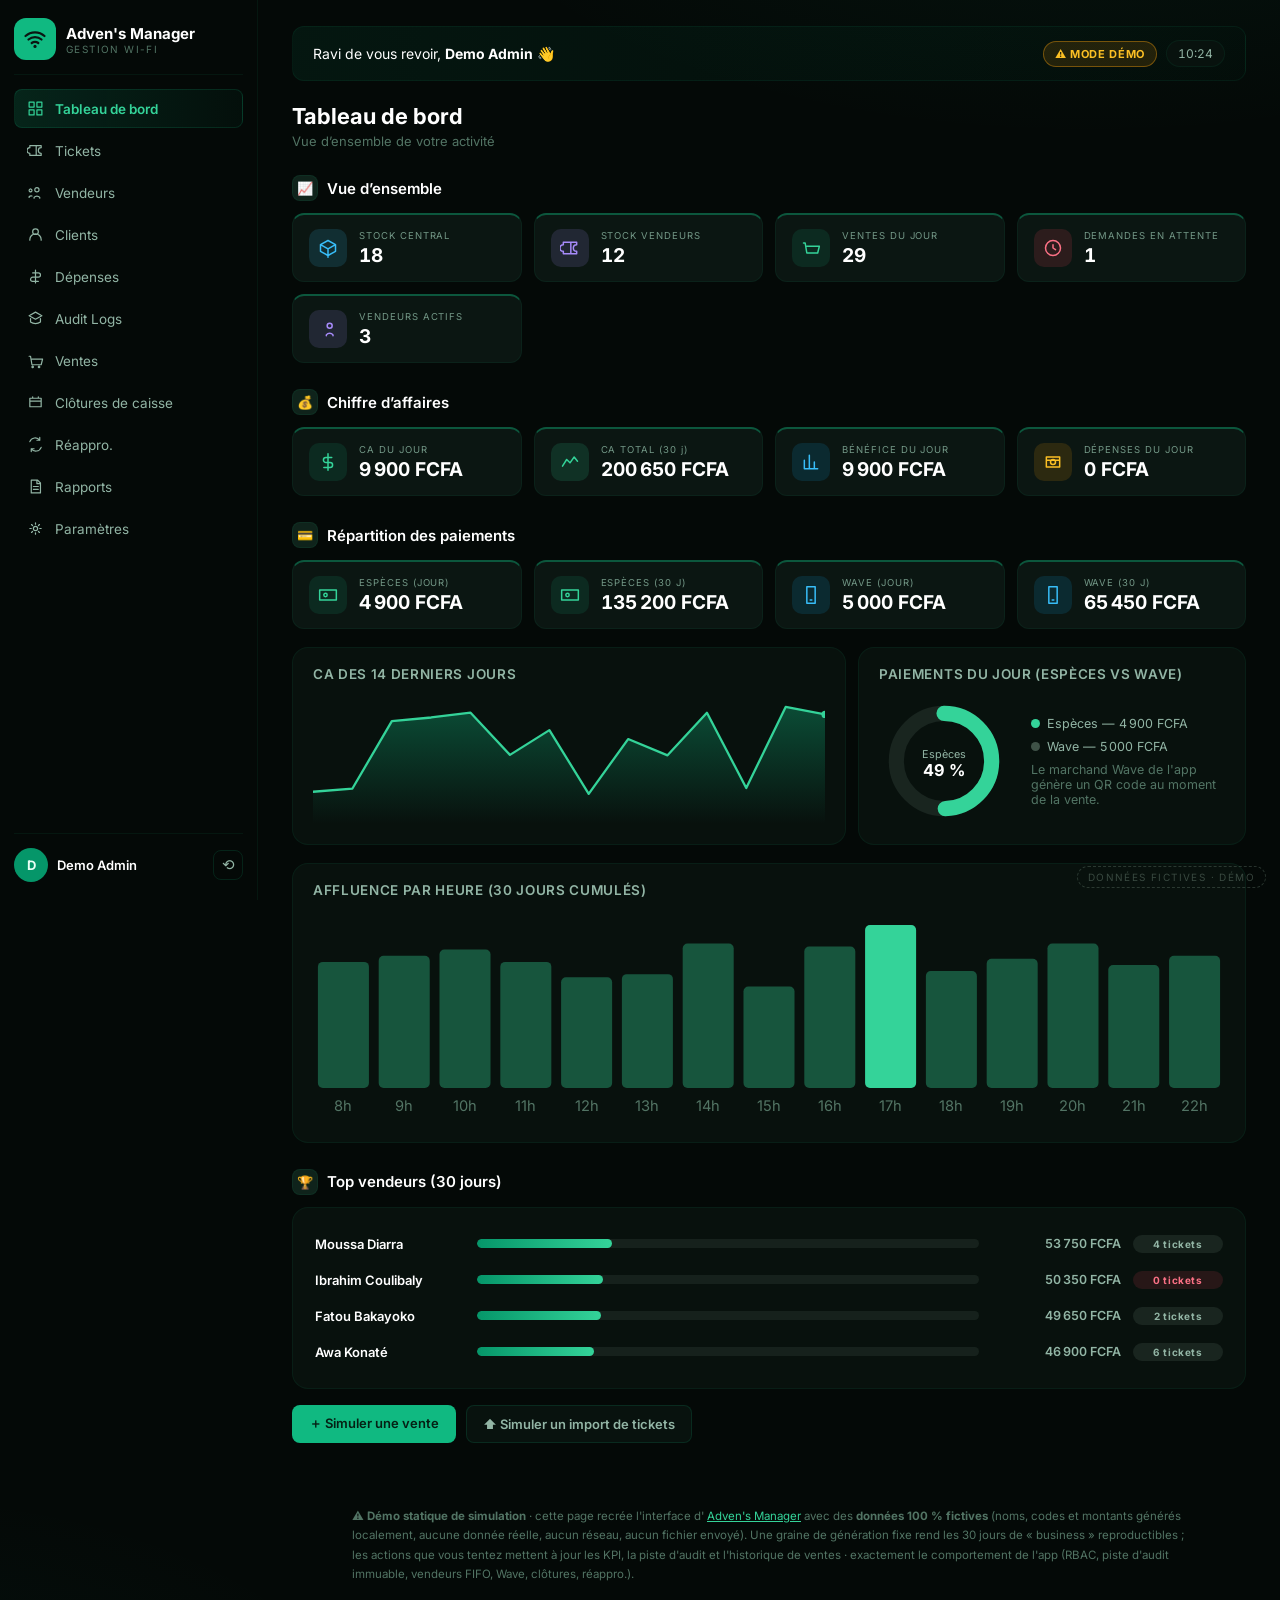
<file: demo/index.html>
<!DOCTYPE html>
<html lang="fr">
<head>
  <meta charset="UTF-8">
  <meta name="viewport" content="width=device-width, initial-scale=1">
  <title>Adven's Manager · Démo / Simulation (données fictives)</title>
  <meta name="description" content="Simulation interactive de la plateforme de gestion de tickets Wi-Fi Adven's Manager : tableau de bord, ventes, tickets, vendeurs · 100 % données fictives, exécutées dans votre navigateur.">
  <link rel="icon" href="data:image/svg+xml,%3Csvg xmlns='http://www.w3.org/2000/svg' viewBox='0 0 24 24'%3E%3Crect width='24' height='24' rx='6' fill='%2310b981'/%3E%3Cpath d='M5 11.5a8.5 8.5 0 0 1 14 0M7.5 14.5a5 5 0 0 1 9 0M10 17.5a1.8 1.8 0 0 1 4 0' stroke='%23baf7dc' stroke-width='1.8' fill='none' stroke-linecap='round'/%3E%3C/svg%3E">
  <link rel="preconnect" href="https://fonts.googleapis.com">
  <link rel="preconnect" href="https://fonts.gstatic.com" crossorigin>
  <link href="https://fonts.googleapis.com/css2?family=Inter:wght@400;500;600;700;800&display=swap" rel="stylesheet">
  <link rel="stylesheet" href="styles.css">
</head>
<body>
  <div class="app">
    <aside id="sidebar"></aside>
    <main id="main"></main>
  </div>

  <footer class="demo-footer">
    ⚠️ <strong>Démo statique de simulation</strong> · cette page recrée l'interface d'
    <a href="https://github.com/Mr-Jacks0n/Gestion-Wi-Fi">Adven's Manager</a> avec des
    <strong>données 100&nbsp;% fictives</strong> (noms, codes et montants générés localement,
    aucune donnée réelle, aucun réseau, aucun fichier envoyé). Une graine de
    génération fixe rend les 30 jours de «&nbsp;business&nbsp;» reproductibles&nbsp;;
    les actions que vous tentez mettent à jour les KPI, la piste d'audit et
    l'historique de ventes · exactement le comportement de l'app (RBAC, piste
    d'audit immuable, vendeurs FIFO, Wave, clôtures, réappro.).
  </footer>

  <div class="modal" id="modal"><div class="modal-body"></div></div>

  <script src="data.js"></script>
  <script src="app.js"></script>
</body>
</html>
</file>
<file: demo/styles.css>
/* Adven's Manager — tokens identiques à frontend/src/index.css */
:root {
  --primary-400: #34d399;
  --primary-500: #10b981;
  --primary-600: #059669;
  --accent-400: #22d3ee;
  --warning: #f59e0b;
  --danger: #f43f5e;
  --bg-body: #040907;
  --bg-surface: #0b1612;
  --bg-elevated: #0f231b;
  --bg-input: #08120e;
  --text-primary: #ffffff;
  --text-secondary: #92b5a5;
  --text-muted: #527464;
  --text-label: #739887;
  --border-default: rgba(16, 185, 129, 0.15);
  --border-subtle: rgba(16, 185, 129, 0.08);
  --border-accent: rgba(16, 185, 129, 0.4);
  --radius-sm: 8px;
  --radius-md: 12px;
  --radius-lg: 16px;
}
* { box-sizing: border-box; margin: 0; padding: 0; }

body {
  font-family: 'Inter', 'Segoe UI', system-ui, -apple-system, sans-serif;
  background:
    radial-gradient(1100px 500px at 85% -10%, rgba(16, 185, 129, 0.07), transparent 60%),
    radial-gradient(900px 500px at -10% 110%, rgba(20, 184, 166, 0.05), transparent 60%),
    var(--bg-body);
  color: var(--text-primary);
  min-height: 100vh;
}

/* ── Layout ─────────────────────────────────────────────────────── */
.app { display: flex; min-height: 100vh; }

#sidebar {
  width: 258px; flex-shrink: 0; background: var(--bg-body);
  border-right: 1px solid var(--border-subtle);
  padding: 18px 14px; display: flex; flex-direction: column; gap: 14px;
  position: sticky; top: 0; height: 100vh; overflow-y: auto;
}
.brand { display: flex; gap: 10px; align-items: center; padding-bottom: 14px;
  border-bottom: 1px solid var(--border-subtle); }
.brand-logo { width: 42px; height: 42px; border-radius: 12px; background: var(--primary-500);
  display: grid; place-items: center; flex-shrink: 0; }
.brand-logo svg { width: 24px; height: 24px; }
.brand-name { font-weight: 700; font-size: 15px; }
.brand-sub { font-size: 10px; letter-spacing: .14em; color: var(--text-muted); }

nav { display: flex; flex-direction: column; gap: 3px; }
.nav-item {
  display: flex; align-items: center; gap: 11px; padding: 10px 12px;
  border-radius: var(--radius-sm); color: var(--text-secondary);
  text-decoration: none; font-size: 13.5px; border: 1px solid transparent;
  transition: all .15s; cursor: pointer;
}
.nav-item:hover { background: var(--bg-surface); color: var(--text-primary); }
.nav-item.active {
  background: linear-gradient(90deg, rgba(16,185,129,.16), rgba(16,185,129,.04));
  color: var(--primary-400); border-color: var(--border-default); font-weight: 600;
}
.nav-ico svg { width: 17px; height: 17px; display: block; }

.sidebar-user {
  margin-top: auto; display: flex; align-items: center; gap: 9px;
  border-top: 1px solid var(--border-subtle); padding-top: 14px;
}
.avatar {
  width: 34px; height: 34px; border-radius: 50%; flex-shrink: 0;
  background: var(--primary-600); color: #eafff5; font-weight: 700; font-size: 13px;
  display: grid; place-items: center;
}
.user-name { font-size: 13px; font-weight: 600; flex: 1; }
.icon-btn { background: none; border: 1px solid var(--border-default); color: var(--text-secondary);
  border-radius: 8px; width: 30px; height: 30px; cursor: pointer; font-size: 15px; }
.icon-btn:hover { color: var(--primary-400); border-color: var(--border-accent); }

#main { flex: 1; padding: 26px 34px 60px; max-width: 1160px; }

/* ── Topbar / titres ─────────────────────────────────────────────── */
.topbar {
  display: flex; justify-content: space-between; align-items: center;
  background: linear-gradient(90deg, rgba(16,185,129,.08), rgba(16,185,129,.02));
  border: 1px solid var(--border-subtle); border-radius: var(--radius-md);
  padding: 13px 20px; margin-bottom: 22px; font-size: 14px;
}
.top-actions { display: flex; gap: 9px; align-items: center; }
.demo-chip {
  background: rgba(245,158,11,.13); color: #fbbf24; border: 1px solid rgba(245,158,11,.4);
  font-size: 11px; font-weight: 700; letter-spacing: .06em;
  border-radius: 999px; padding: 5px 11px;
}
.clock-chip {
  background: var(--bg-input); border: 1px solid var(--border-subtle);
  border-radius: 999px; padding: 5px 11px; font-size: 12px; color: var(--text-secondary);
  font-variant-numeric: tabular-nums;
}
.page-title { font-size: 22px; font-weight: 700; margin-bottom: 4px; }
.page-sub { color: var(--text-muted); font-size: 13px; margin-bottom: 22px; }

/* ── Sections / KPI ─────────────────────────────────────────────── */
.section-head { display: flex; align-items: center; gap: 9px; margin: 26px 0 12px; }
.section-head h2 { font-size: 15px; font-weight: 600; color: var(--text-primary); }
.sec-ico { width: 26px; height: 26px; border-radius: 8px; background: var(--bg-elevated);
  display: grid; place-items: center; font-size: 13px; border: 1px solid var(--border-subtle); }

.grid { display: grid; gap: 12px; }
.kpis { grid-template-columns: repeat(auto-fill, minmax(215px, 1fr)); }
.two { grid-template-columns: 2fr 1.4fr; margin-top: 18px; }
.full { margin-top: 18px; grid-template-columns: 1fr; }

.kpi {
  background: var(--bg-surface); border: 1px solid var(--border-subtle);
  border-top: 2px solid var(--border-accent); border-radius: var(--radius-md);
  padding: 14px 16px; display: flex; gap: 12px; align-items: center; min-height: 64px;
}
.kpi-ico { width: 38px; height: 38px; border-radius: 10px; display: grid; place-items: center; flex-shrink: 0;
  background: rgba(16,185,129,.12); color: var(--primary-400); }
.kpi-ico svg { width: 20px; height: 20px; }
.kpi-label { color: var(--text-label); font-size: 9.5px; letter-spacing: .1em; margin-bottom: 3px; }
.kpi-value { font-size: 19px; font-weight: 700; font-variant-numeric: tabular-nums; }
.kpi-value.sm { font-size: 16px; }

/* ── Panels / tables ────────────────────────────────────────────── */
.panel {
  background: rgba(11, 22, 17, .65); border: 1px solid var(--border-subtle);
  border-radius: var(--radius-radius, var(--radius-lg));
  border-radius: var(--radius-lg); padding: 18px 20px;
}
.panel h3 { font-size: 13.5px; font-weight: 600; margin-bottom: 14px; color: var(--text-secondary);
  text-transform: uppercase; letter-spacing: .05em; }
.tbl { width: 100%; border-collapse: collapse; font-size: 12.5px; }
.tbl th { text-align: left; color: var(--text-label); font-size: 10px; letter-spacing: .09em;
  text-transform: uppercase; padding: 8px 10px; border-bottom: 1px solid var(--border-default); }
.tbl td { padding: 9px 10px; border-bottom: 1px solid var(--border-subtle); }
.tbl tr:last-child td { border-bottom: none; }
.tbl tr:hover td { background: rgba(16,185,129,.03); }
.mono { font-family: 'JetBrains Mono', 'Fira Code', monospace; font-size: 12px; }
.muted { color: var(--text-muted); }
.small { font-size: 11.5px; }
.pad { padding: 12px 4px 2px; }

.badge { display: inline-block; font-size: 10px; font-weight: 700; letter-spacing: .06em;
  border-radius: 999px; padding: 3px 9px; background: rgba(146,180,161,.12); color: var(--text-secondary); }
.badge.ok { background: rgba(16,185,129,.13); color: var(--primary-400); }
.badge.warn { background: rgba(245,158,11,.13); color: #fbbf24; }
.badge.danger { background: rgba(244,63,94,.13); color: #fb7185; }
.badge.wave { background: rgba(34,211,238,.12); color: var(--accent-400); }

/* ── Charts ─────────────────────────────────────────────────────── */
.chart-wrap { width: 100%; }
.chart { width: 100%; height: auto; display: block; }
.donut { width: 130px; height: 130px; flex-shrink: 0; }
.donut-row { display: flex; gap: 22px; align-items: center; }
.donut-legend { display: flex; flex-direction: column; gap: 8px; font-size: 12.5px; color: var(--text-secondary); }
.dot { display: inline-block; width: 9px; height: 9px; border-radius: 50%; margin-right: 7px; }

/* ── Vendors ────────────────────────────────────────────────────── */
.vrow { display: grid; grid-template-columns: 150px 1fr 130px 90px; gap: 12px;
  align-items: center; padding: 9px 2px; }
.vbar { height: 9px; border-radius: 99px; background: rgba(146,180,161,.1); overflow: hidden; }
.vbar span { display: block; height: 100%; border-radius: 99px;
  background: linear-gradient(90deg, var(--primary-600), var(--primary-400)); }
.vnum { font-variant-numeric: tabular-nums; color: var(--text-secondary); text-align: right; font-weight: 600; font-size: 12.5px; }
.vpct-label { font-size: 13px; font-weight: 600; }
.vstock { text-align: center; }

.vend-head { display: flex; gap: 13px; align-items: center; margin-bottom: 15px; }
.vstats { display: grid; grid-template-columns: repeat(3, 1fr); gap: 10px; margin-bottom: 14px; }
.vstats > div { background: var(--bg-input); border: 1px solid var(--border-subtle);
  border-radius: var(--radius-sm); padding: 9px 11px; }
.vstats .kpi-label { margin-bottom: 4px; }

/* ── Buttons / CTA ──────────────────────────────────────────────── */
.cta-row { display: flex; gap: 10px; margin-top: 16px; flex-wrap: wrap; }
.cta-row.nopad { margin-top: 2px; }
.btn {
  background: var(--bg-input); color: var(--text-secondary); border: 1px solid var(--border-default);
  border-radius: var(--radius-sm); padding: 9px 16px; font-size: 13px; font-weight: 600;
  cursor: pointer; transition: all .15s; font-family: inherit;
}
.btn:hover { color: var(--text-primary); border-color: var(--border-accent); }
.btn.primary { background: var(--primary-500); border-color: transparent; color: #052014; }
.btn.primary:hover { background: var(--primary-400); }
.btn.sm { padding: 5px 12px; font-size: 11.5px; }

/* ── Modal ──────────────────────────────────────────────────────── */
.modal { position: fixed; inset: 0; background: rgba(2,6,4,.72); backdrop-filter: blur(3px);
  display: none; place-items: center; z-index: 50; padding: 20px; }
.modal.open { display: grid; }
.modal-body {
  background: var(--bg-elevated); border: 1px solid var(--border-accent);
  border-radius: var(--radius-lg); padding: 24px 26px; width: min(480px, 94vw);
  box-shadow: 0 18px 60px rgba(0,0,0,.6);
}
.modal-body h3 { margin-bottom: 8px; font-size: 16px; }
.form { display: flex; flex-direction: column; gap: 13px; margin: 16px 0; }
.form label { display: flex; flex-direction: column; gap: 6px; font-size: 12px;
  color: var(--text-label); text-transform: uppercase; letter-spacing: .07em; font-weight: 600; }
.form select, .form input {
  background: var(--bg-input); border: 1px solid var(--border-default); color: var(--text-primary);
  border-radius: var(--radius-sm); padding: 9px 12px; font-size: 13.5px; font-family: inherit;
}
.choice { display: inline-flex; align-items: center; gap: 7px; flex-direction: row; font-weight: 500;
  color: var(--text-primary); text-transform: none; letter-spacing: 0; font-size: 13px;
  background: var(--bg-input); border: 1px solid var(--border-subtle); border-radius: var(--radius-sm);
  padding: 8px 11px; cursor: pointer; }
.choice:has(input:checked) { border-color: var(--border-accent); color: var(--primary-400); }
.form label:has(.choice) { flex-direction: column; }
.success { background: rgba(16,185,129,.08); border: 1px solid var(--border-accent);
  border-radius: var(--radius-md); padding: 14px 16px; font-size: 13.5px; }

/* ── Footer démo ────────────────────────────────────────────────── */
.demo-footer {
  max-width: 1160px; margin: 4px auto 40px; padding: 0 34px 0 292px;
  color: var(--text-muted); font-size: 11.5px; line-height: 1.7;
}
.demo-footer a { color: var(--primary-400); }

/* ── Watermark + responsive ─────────────────────────────────────── */
body::after {
  content: 'DONNÉES FICTIVES · DÉMO';
  position: fixed; bottom: 12px; right: 14px; z-index: 40; pointer-events: none;
  font-size: 10px; letter-spacing: .14em; color: rgba(148,179,161,.35);
  border: 1px dashed rgba(148,179,161,.25); border-radius: 99px; padding: 4px 10px;
}
@media (max-width: 900px) {
  .app { flex-direction: column; }
  #sidebar { position: static; width: 100%; height: auto; flex-direction: column; }
  nav { flex-direction: row; flex-wrap: wrap; }
  #main { padding: 18px; }
  .demo-footer { padding: 0 18px; }
  .two, .donut-row, .vstats { grid-template-columns: 1fr; }
  .vrow { grid-template-columns: 1fr 1fr; }
}
</file>
